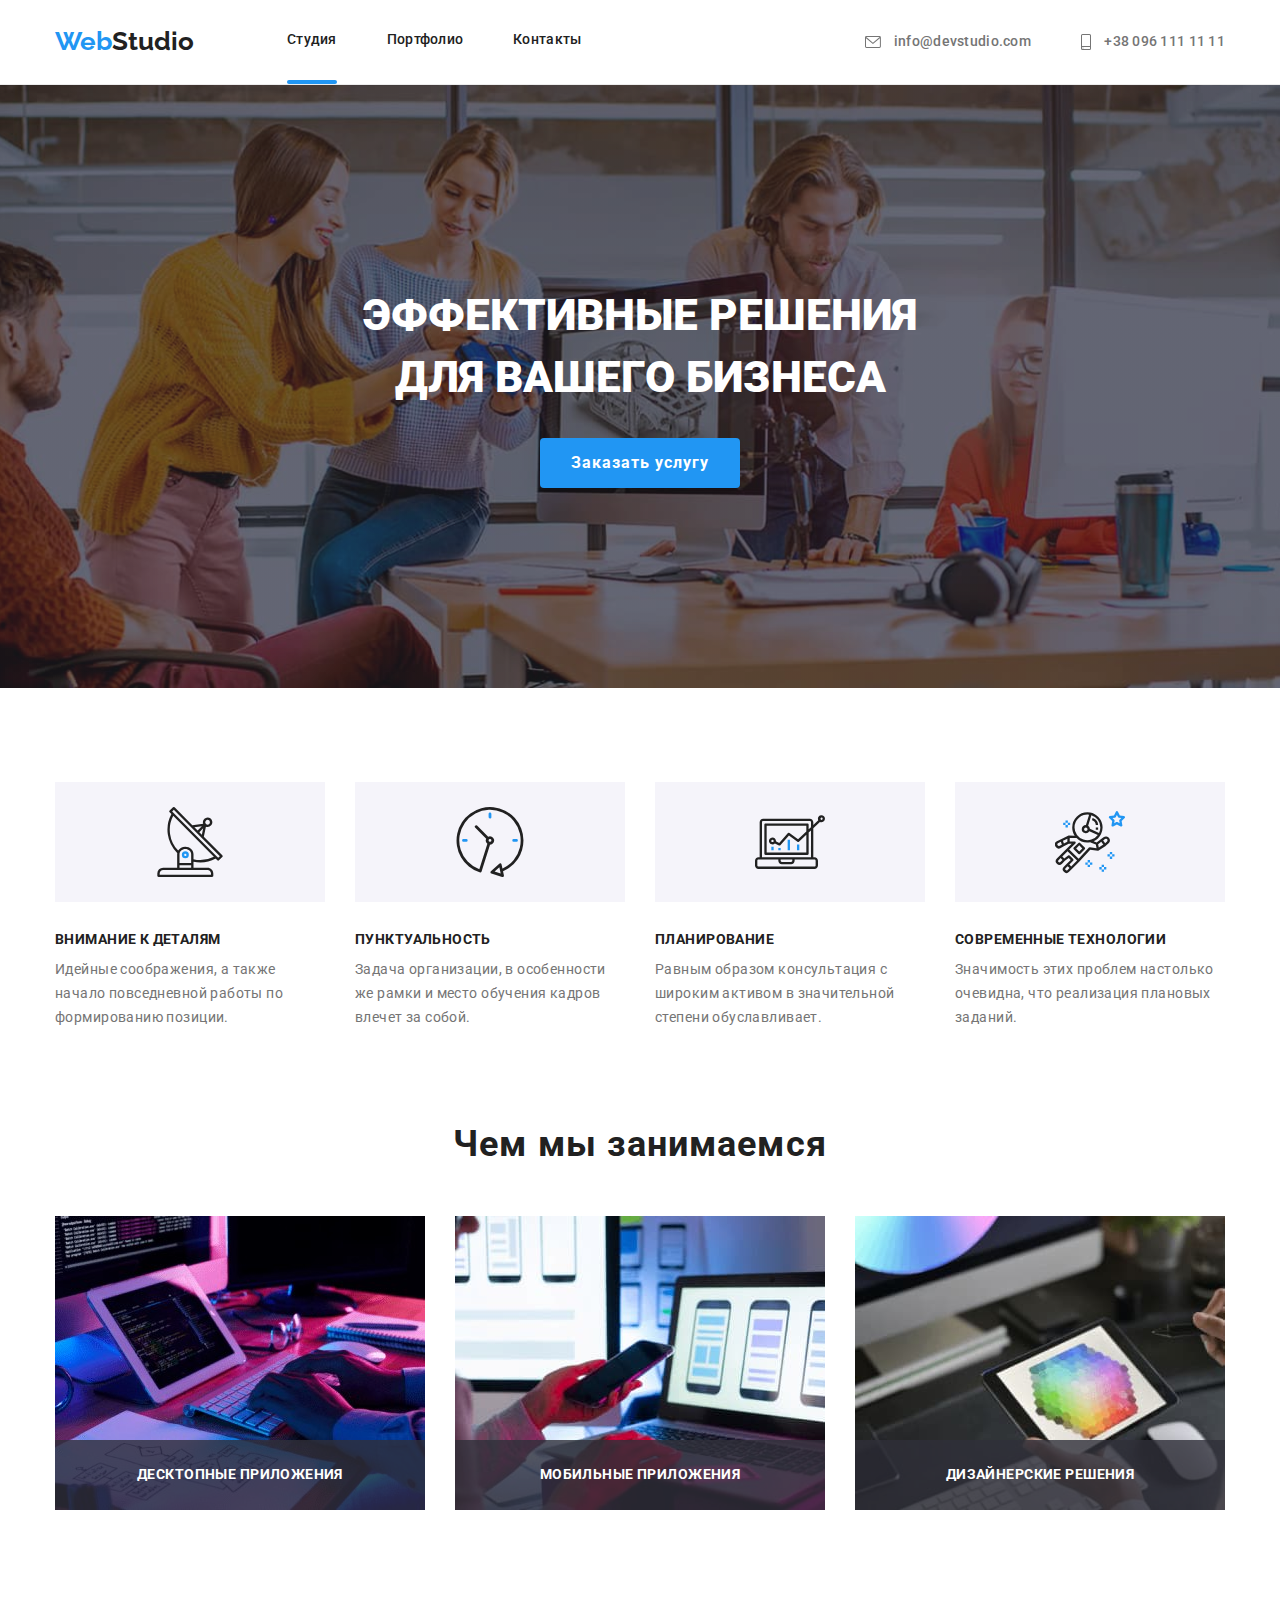
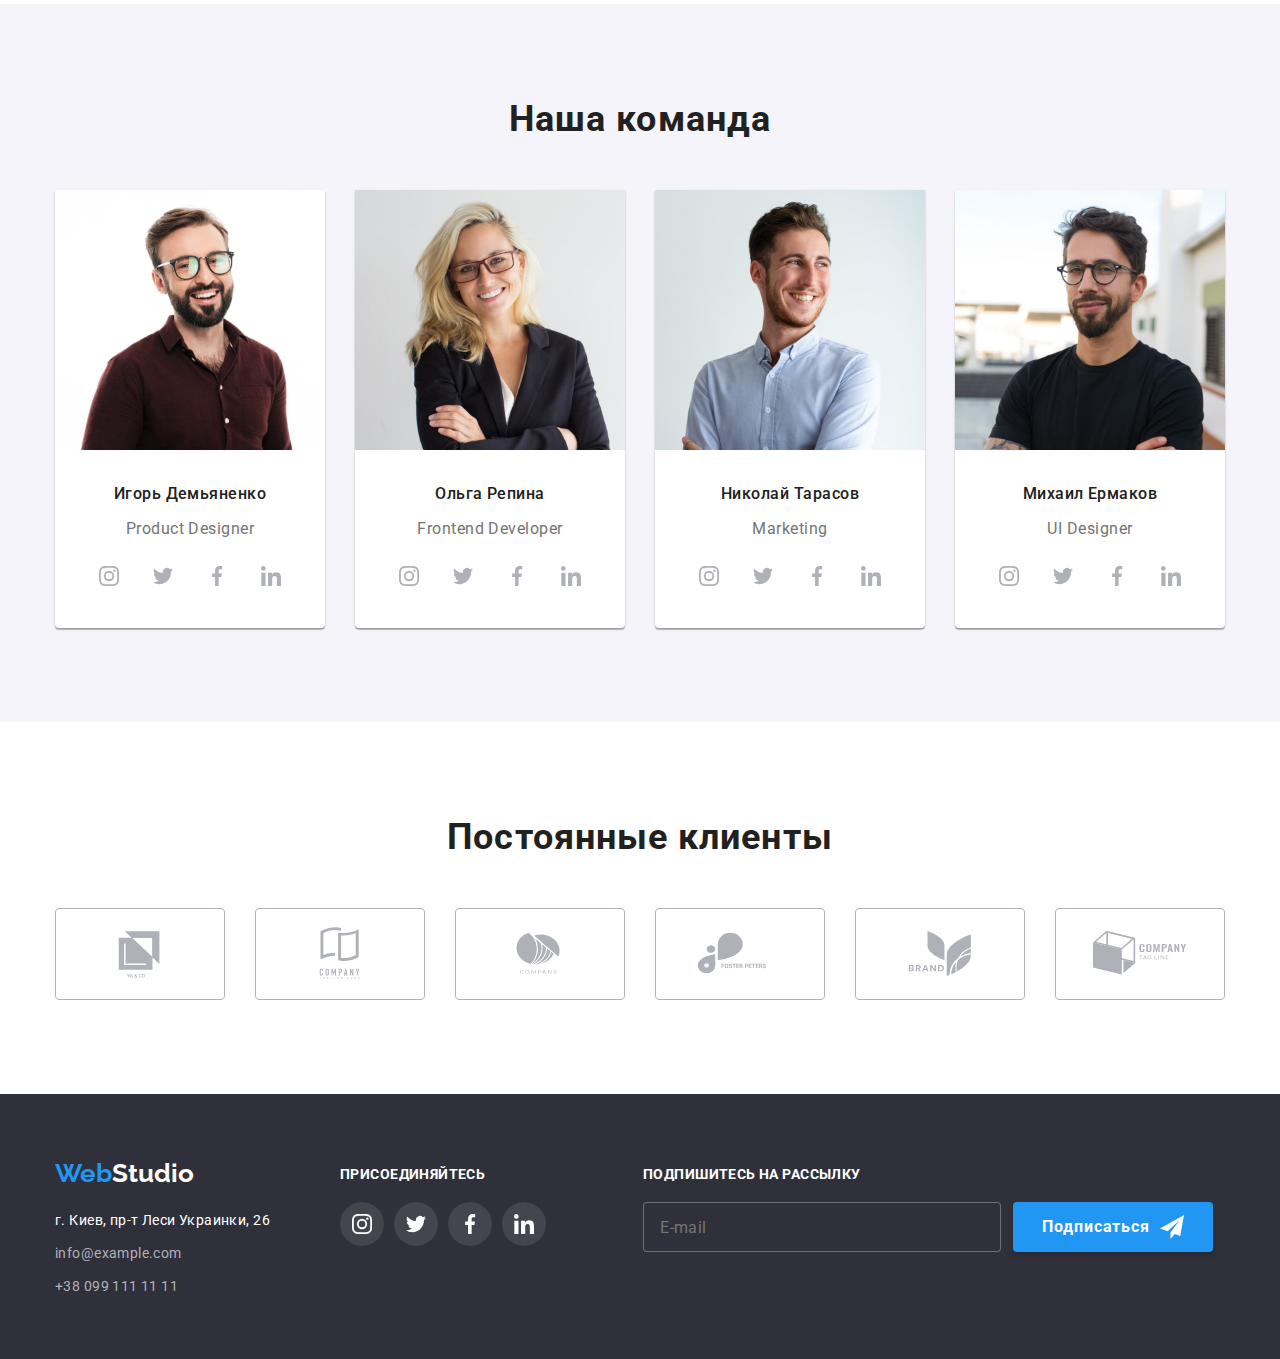
<file: index.html>
<!DOCTYPE html>
<html lang="ru">
  <head>
    <meta charset="UTF-8" />
    <meta http-equiv="X-UA-Compatible" content="IE=edge" />
    <meta name="viewport" content="width=device-width, initial-scale=1.0" />
    <title>web studio</title>
    <link rel="preconnect" href="https://fonts.googleapis.com" />
    <link rel="preconnect" href="https://fonts.gstatic.com" crossorigin />
    <link
      href="https://fonts.googleapis.com/css2?family=Raleway:wght@700&family=Roboto:wght@400;500;700;900&display=swap"
      rel="stylesheet"
    />
    <link
      rel="stylesheet"
      href="https://cdnjs.cloudflare.com/ajax/libs/modern-normalize/1.1.0/modern-normalize.min.css"
    />
    <link rel="stylesheet" href="./css/main.min.css"/>
  </head>
  <body>
    <header class="header">
      <div class="container">
        <nav class="header__nav">
          <div class="logo">
            <a href="#" class="logo__link">
            <span class="logo__text">Web</span>Studio
            </a> 
          </div>
          <ul class="header__nav-list">
            <li class="header__item header__item--active"><a href="#" class="header__link">Студия</a></li>
            <li class="header__item"><a href="./portfolio.html" class="header__link">Портфолио </a></li>
            <li class="header__item"><a href="#" class="header__link">Контакты </a></li>
          </ul>
          <ul class="header__auth-list">
            <li class="header__auth-item">
              <a href="mailto:info@devstudio.com" class="header__auth-link">
                <svg class="header__icon" width="16px" height="12px">
                <use href="./images/symbol-defs.svg#icon-envelope"></use>
                </svg>
                info@devstudio.com
              </a>
            </li>
            <li class="header__auth-item">
              <a href="#" class="header__auth-link">
                <svg class="header__icon" width="10px" height="16px">
                <use href="./images/symbol-defs.svg#icon-smartphone"></use>
                </svg>
                 +38 096 111 11 11
              </a>
            </li>
          </ul>
        </nav>
      </div>
    </header>
    <main>
      <section class="hero hero__overlay">
        <div class="container">
          <h1 class="hero__title hero-text">
            Эффективные решения <br />
            для вашего бизнеса
          </h1>
          <button type="button" class="button hero__button " data-modal-open>Заказать услугу</button>
        </div>
      </section>
      <section class="features">
        <div class="container">
          <ul class="features__list">
            <li class="features__item">
              <div class="features__icon">
                  <svg width="70" height="70">
                      <use href="./images/symbol-defs.svg#icon-antenna-1"></use>
                  </svg>
              </div>
              <h2 class="features__title">Внимание к деталям</h2>
              <p class="features__text">
                Идейные соображения, а также начало повседневной работы по формированию позиции.
              </p>
            </li>
            <li class="features__item">
              <div class="features__icon">
                   <svg width="70" height="70">
                      <use href="./images/symbol-defs.svg#icon-clock-1"></use>
                  </svg>
              </div>
              <h3 class="features__title">Пунктуальность</h3>
              <p class="features__text">
                Задача организации, в особенности же рамки и место обучения кадров влечет за собой.
              </p>
            </li>
            <li class="features__item">
              <div class="features__icon">
                   <svg width="70" height="70">
                      <use href="./images/symbol-defs.svg#icon-diagram-1"></use>
                  </svg>
              </div>
              <h3 class="features__title">Планирование</h3>
              <p class="features__text">
                Равным образом консультация с широким активом в значительной степени обуславливает.
              </p>
            </li>
            <li class="features__item">
              <div class="features__icon">
                   <svg width="70" height="70">
                      <use href="./images/symbol-defs.svg#icon-astronaut-1"></use>
                  </svg>
              </div>
              <h3 class="features__title">Современные технологии</h3>
              <p class="features__text">
                Значимость этих проблем настолько очевидна, что реализация плановых заданий.
              </p>
            </li>
          </ul>
        </div>
      </section>
      <section class="description">
        <div class="container">
          <h2 class="title">Чем мы занимаемся</h2>
          <ul class="description__list">
            <li class="description__item description__position">
              <img src="./images/img1.jpg" width="370" alt="Планшет и клавиатура" />
              <div class="description__name">
                <p class="description__text">Десктопные приложения</p>
              </div>
            </li>
            <li class="description__item  description__position">
              <img src="./images/img2.jpg" width="370" alt="Ноутбук и смартфон" />
               <div class="description__name">
                <p class="description__text">Мобильные приложения</p>
              </div>
            </li>
            <li class="description__item   description__position">
              <img src="./images/img3.jpg" width="370" alt="Планшет" />
               <div class="description__name">
                <p class="description__text">Дизайнерские решения</p>
              </div>
            </li>
          </ul>
        </div>
      </section>
      <section class="team">
        <div class="container">
          <h2 class="title">Наша команда</h2>
          <ul class="team__list">
            <li class="team__item">
              <img src="./images/team-card-1.jpg" width="270" alt="Игорь Демьяненко" />
              <div class="team__field">
                <h3 class="team__name">Игорь Демьяненко</h3>
                <p class="team__text">Product Designer</p>
                  <ul class="social team-social">
                    <li class="social__item">
                    <a href="#" class="social__link">
                       <svg  class="social__icon">
                           <use href="./images/symbol-defs.svg#icon-instagram-2"></use>
                       </svg>   
                    </a>
                    </li>
                    <li class="social__item">
                       <a href="#" class="social__link">
                       <svg  class="social__icon">
                           <use href="./images/symbol-defs.svg#icon-twitter-1"></use>
                       </svg>   
                    </a>
                    </li>
                    <li class="social__item">
                          <a href="#" class="social__link">
                       <svg  class="social__icon">
                           <use href="./images/symbol-defs.svg#icon-facebook-1"></use>
                       </svg>   
                    </a>
                    </li>
                    <li class="social__item">
                         <a href="#" class="social__link">
                       <svg  class="social__icon">
                           <use href="./images/symbol-defs.svg#icon-linkedin-1"></use>
                       </svg>   
                    </a>
                    </li>
                  </ul>
              </div>
            </li>
            <li class="team__item">
              <img src="./images/team-card-2.jpg" width="270" alt="Ольга Репина" />
              <div class="team__field">
                <h3 class="team__name">Ольга Репина</h3>
                <p class="team__text">Frontend Developer</p>
              <ul class="social team-social">
                    <li class="social__item">
                    <a href="#" class="social__link">
                       <svg  class="social__icon">
                           <use href="./images/symbol-defs.svg#icon-instagram-2"></use>
                       </svg>   
                    </a>
                    </li>
                    <li class="social__item">
                       <a href="#" class="social__link">
                       <svg  class="social__icon">
                           <use href="./images/symbol-defs.svg#icon-twitter-1"></use>
                       </svg>   
                    </a>
                    </li>
                    <li class="social__item">
                          <a href="#" class="social__link">
                       <svg  class="social__icon">
                           <use href="./images/symbol-defs.svg#icon-facebook-1"></use>
                       </svg>   
                    </a>
                    </li>
                    <li class="social__item">
                         <a href="#" class="social__link">
                       <svg  class="social__icon">
                           <use href="./images/symbol-defs.svg#icon-linkedin-1"></use>
                       </svg>   
                    </a>
                    </li>
                  </ul>
              </div>
            </li>
            <li class="team__item">
              <img src="./images/team-card-3.jpg" width="270" alt="Николай Тарасов" />
            <div class="team__field">
                <h3 class="team__name">Николай Тарасов</h3>
                <p class="team__text">Marketing</p>
                 <ul class="social team-social">
                    <li class="social__item">
                    <a href="#" class="social__link">
                       <svg  class="social__icon">
                           <use href="./images/symbol-defs.svg#icon-instagram-2"></use>
                       </svg>   
                    </a>
                    </li>
                    <li class="social__item">
                       <a href="#" class="social__link">
                       <svg  class="social__icon">
                           <use href="./images/symbol-defs.svg#icon-twitter-1"></use>
                       </svg>   
                    </a>
                    </li>
                    <li class="social__item">
                          <a href="#" class="social__link">
                       <svg  class="social__icon">
                           <use href="./images/symbol-defs.svg#icon-facebook-1"></use>
                       </svg>   
                    </a>
                    </li>
                    <li class="social__item">
                         <a href="#" class="social__link">
                       <svg  class="social__icon">
                           <use href="./images/symbol-defs.svg#icon-linkedin-1"></use>
                       </svg>   
                    </a>
                    </li>
                  </ul>
            </div>
            <li class="team__item">
              <img src="./images/team-card-4.jpg" width="270" alt="Михаил Ермаков" />
              <div class="team__field">
                <h3 class="team__name">Михаил Ермаков</h3>
                <p class="team__text">UI Designer</p>
              <ul class="social team-social">
                    <li class="social__item">
                    <a href="#" class="social__link">
                       <svg  class="social__icon">
                           <use href="./images/symbol-defs.svg#icon-instagram-2"></use>
                       </svg>   
                    </a>
                    </li>
                    <li class="social__item">
                       <a href="#" class="social__link">
                       <svg  class="social__icon">
                           <use href="./images/symbol-defs.svg#icon-twitter-1"></use>
                       </svg>   
                    </a>
                    </li>
                    <li class="social__item">
                          <a href="#" class="social__link">
                       <svg  class="social__icon">
                           <use href="./images/symbol-defs.svg#icon-facebook-1"></use>
                       </svg>   
                    </a>
                    </li>
                    <li class="social__item">
                         <a href="#" class="social__link">
                       <svg  class="social__icon">
                           <use href="./images/symbol-defs.svg#icon-linkedin-1"></use>
                       </svg>   
                    </a>
                    </li>
                  </ul>
              </div>
            </li>
          </ul>
        </div>
      </section>
      <section class="client">
        <div class="container">
          <h2 class="title">Постоянные клиенты</h2>
          <ul class="client__list">
            <li class="client__item">
              <a href="#" class="client__link">
                 <svg class="client__logo">
                     <use href="./images/symbol-defs.svg#icon-client-1"></use>
                 </svg> 
            </a>
            </li>
            <li class="client__item">
                <a href="#" class="client__link">
                 <svg class="client__logo">
                     <use href="./images/symbol-defs.svg#icon-client-2"></use>
                 </svg> 
            </a>
            </li>
            <li class="client__item">
                <a href="#" class="client__link">
                 <svg class="client__logo">
                     <use href="./images/symbol-defs.svg#icon-client-3"></use>
                 </svg> 
            </a>
            </li>
            <li class="client__item">
               <a href="#" class="client__link">
                 <svg class="client__logo">
                     <use href="./images/symbol-defs.svg#icon-client-4"></use>
                 </svg> 
            </a>
            </li>
            <li class="client__item">
                <a href="#" class="client__link">
                 <svg class="client__logo">
                     <use href="./images/symbol-defs.svg#icon-client-5"></use>
                 </svg> 
            </a>
            </li>
            <li class="client__item">
                 <a href="#" class="client__link">
                 <svg class="client__logo">
                     <use href="./images/symbol-defs.svg#icon-client-6"></use>
                 </svg> 
            </a>
            </li>
          </ul>
        </div>
      </section>
    </main>
    <footer class="footer">
      <div class="container footer__container">
        <div class="contact-block">
          <div class="logo footer__logo">
            <a href="#" class="logo__link footer__logo">
           <span class="logo__text">Web</span>Studio
           </a> 
          </div>
          <address class="address">
            <ul class="address__list">
              <li class="address__item">
                <a href="#" class="address__link address__link--color ">г. Киев, пр-т Леси Украинки, 26  
                </a>
              </li>
              <li class="address__item">
                <a href="#" class="address__link">info@example.com</a><br />
              </li>
              <li class="address__item">
                <a href="#" class="address__link">+38 099 111 11 11</a>
              </li>
            </ul>
          </address>
        </div>
        <div class="footer__social">
          <h3 class="footer__title">Присоединяйтесь</h3>
          <ul class="social">
            <li class="social__item  social__item--bgcolor">
              <a href="#" class="social__link">
                       <svg  class="social__icon social__icon--fill">
                           <use href="./images/symbol-defs.svg#icon-instagram-2"></use>
                       </svg>   
                </a>
            </li>
            <li class="social__item social__item--bgcolor">
                <a href="#" class="social__link">
                       <svg  class="social__icon social__icon--fill">
                           <use href="./images/symbol-defs.svg#icon-twitter-1"></use>
                       </svg>   
                </a>
            </li>
            <li class="social__item social__item--bgcolor">
                <a href="#" class="social__link">
                       <svg  class="social__icon social__icon--fill">
                           <use href="./images/symbol-defs.svg#icon-facebook-1"></use>
                       </svg>   
                </a>
            </li>
            <li class="social__item social__item--bgcolor">
                <a href="#" class="social__link">
                       <svg  class="social__icon social__icon--fill">
                           <use href="./images/symbol-defs.svg#icon-linkedin-1"></use>
                       </svg>   
                </a>
            </li>
          </ul>
        </div>
        <form  name="Subscription" class="form">
            <h3 class="footer__title">Подпишитесь на рассылку</h3>
            <div class="form__field">
               <label for="email">
                 <input type="email" name="subscription" id="email" placeholder="E-mail" class="form__input" >
               </label >
              <button  type="submit" class="button">Подписаться
                <svg class="button__icon" width="24" height="24">
                  <use href="./images/symbol-defs-hw-6.svg#icon-icon-send-1"></use>
                </svg>
              </button>
            </div>
        </form>
      </div>
    </footer>
    <div class="backdrop is-hidden" data-modal>
      <div class="modal backdrop__modal">
         <form name="modal" autocomplete="off">
          <h3 class="modal__title">Оставьте свои данные, мы вам перезвоним</h3>
          <ul class="modal__list">
            <li class="modal__item">
              <label for="name" class="modal__label modal__text"> Имя
                <input type="text" id="name" class="modal__input">
                 <svg class="modal__icon"> 
                  <use href="./images/symbol-defs-hw-6.svg#icon-person-black-18dp-1"></use>
                </svg>
              </label>
            </li>
            <li class="modal__item">
               <label for="tel" class="modal__label modal__text">Телефон
                <input type="tel" id="tel" class="modal__input">
                 <svg class="modal__icon"> 
                  <use href="./images/symbol-defs-hw-6.svg#icon-phone-black-18dp-1"></use>
                </svg>
              </label>
            </li>
            <li class="modal__item">
               <label for="mail" class="modal__label modal__text">Почта
                <input type="email" id="mail" class="modal__input">
                <svg class="modal__icon"> 
                  <use href="./images/symbol-defs-hw-6.svg#icon-email-black-18dp-1"></use>
                </svg>
              </label>
            </li>
            <li class="modal__item">
               <label for="comments" class="modal__label modal__text">Комментарий
                <textarea id="comments" class="modal__input modal__textarea" placeholder="Введите текст"></textarea>
              </label>
            </li>
          </ul>
             <label class="modal__agree"  >
              <input type="checkbox" class="modal__checkbox" name="topic" value="agreement">
              <span class="modal__checkbox-icon"></span>
              <span  class="modal__agree-title">Соглашаюсь с рассылкой и принимаю <span class="modal__span">Условия дoговора</span></span>
          </label> 
          <button type="submit" class="button modal-button">Отправить</button>
        </form> 
        <button type="button" class="modal__close" data-modal-close>
         <svg class="modal__close-icon">
            <use href="./images/symbol-defs-1.svg#icon-close-black-18dp-2-1"></use>
          </svg>
        </button>
      </div>
    </div>
    <script src="./js/modal.js">
    </script>
  </body>
</html>
</file>
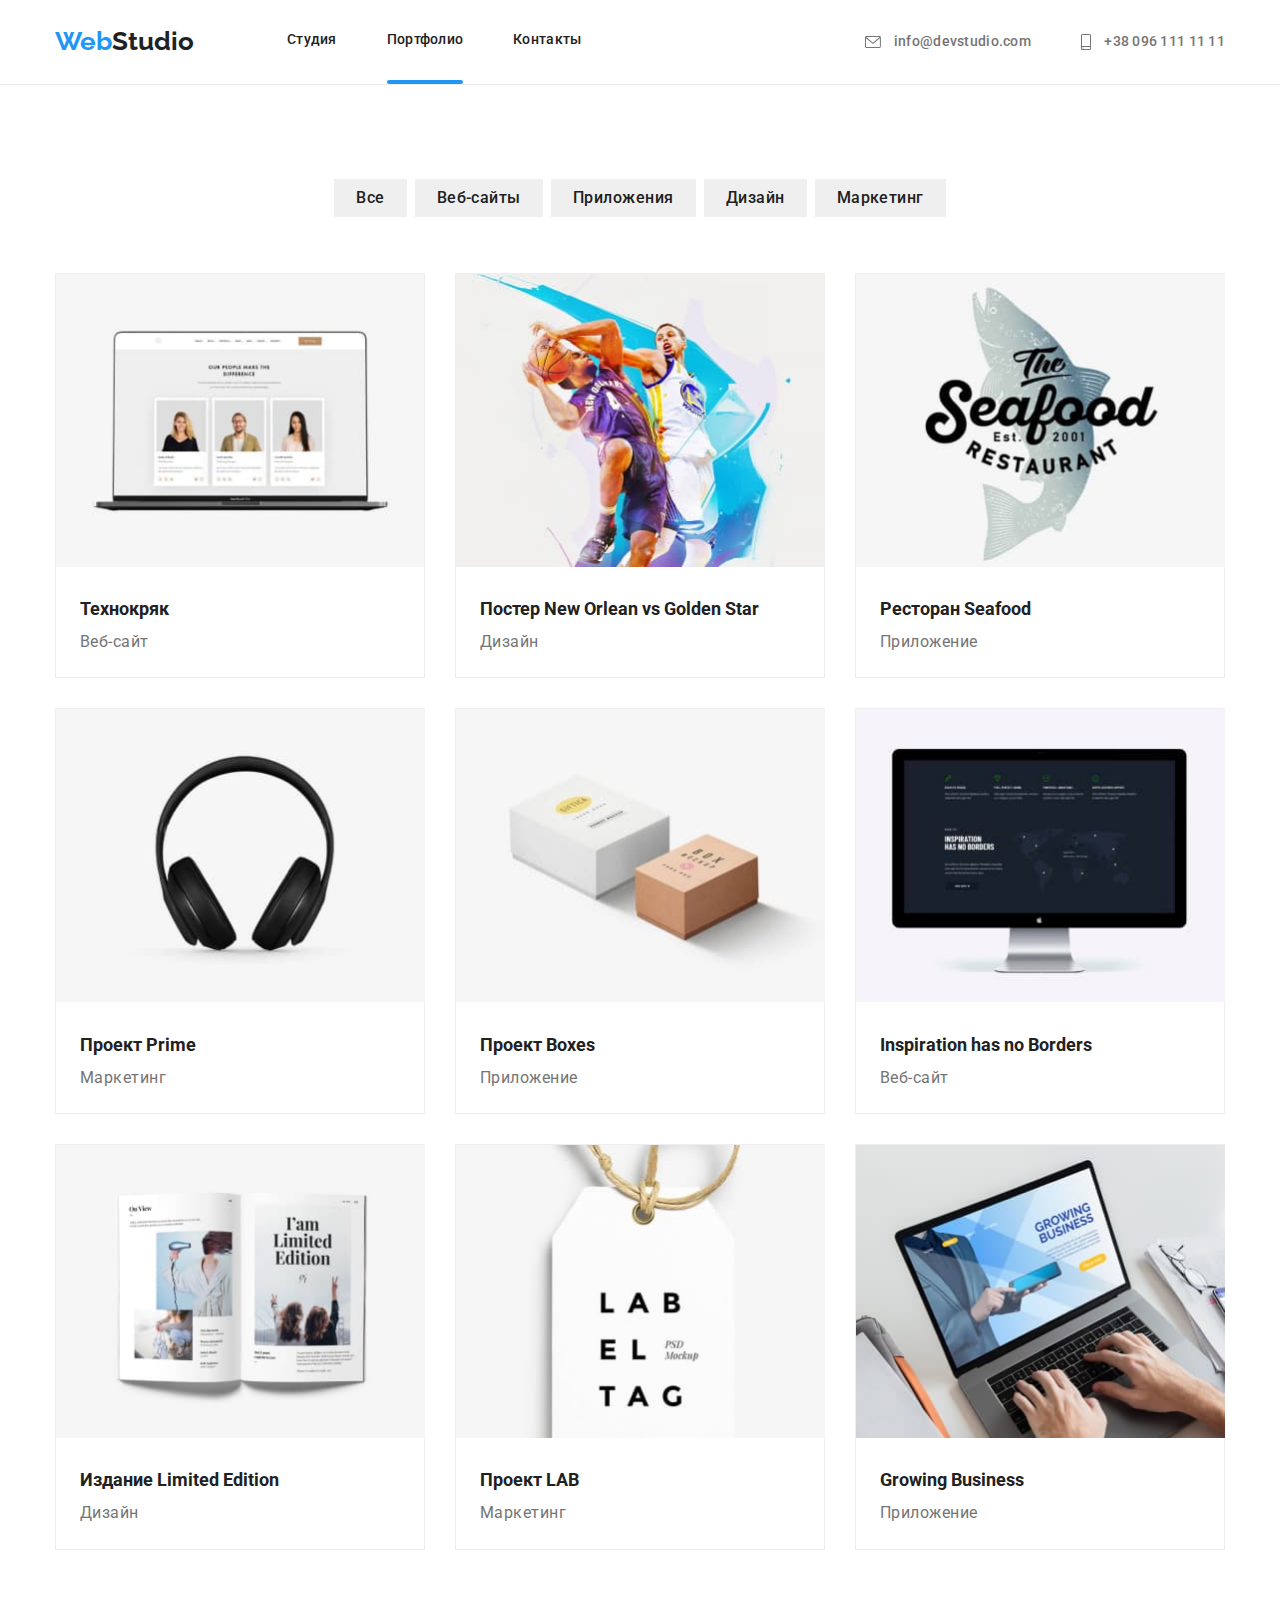
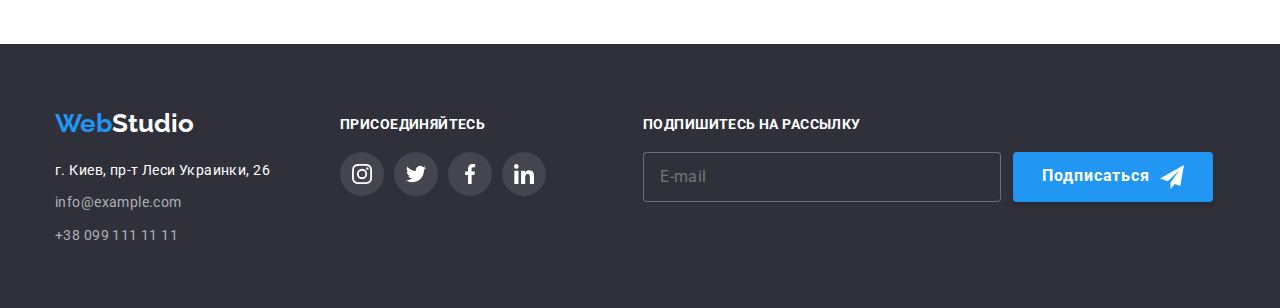
<file: portfolio.html>
<!DOCTYPE html>
<html lang="ru">
<head>
    <meta charset="UTF-8"/>
    <meta http-equiv="X-UA-Compatible" content="IE=edge"/>
    <meta name="viewport" content="width=device-width, initial-scale=1.0"/>
    <title>Portfolio</title>
    <link rel="preconnect" href="https://fonts.googleapis.com"/>
    <link rel="preconnect" href="https://fonts.gstatic.com" crossorigin/>
    <link href="https://fonts.googleapis.com/css2?family=Raleway:wght@700&family=Roboto:wght@400;500;700;900&display=swap"
        rel="stylesheet"/>
    <link rel="stylesheet" href="https://cdnjs.cloudflare.com/ajax/libs/modern-normalize/1.1.0/modern-normalize.min.css"/>    
    <link rel="stylesheet" href="./css/main.min.css"/>
</head>
<body>
  <header class="header">
      <div class="container">
        <nav class="header__nav">
          <div class="logo">
            <a href="./index.html" class="logo__link">
           <span class="logo__text">Web</span>Studio
           </a> 
          </div>
          <ul class="header__nav-list">
            <li class="header__item"><a href="./index.html" class="header__link">Студия</a></li>
            <li class="header__item header__item--active"><a href="./portfolio.html" class="header__link">Портфолио </a></li>
            <li class="header__item"><a href="#" class="header__link">Контакты </a></li>
          </ul>
          <ul class="header__auth-list">
            <li class="header__auth-item">
              <a href="mailto:info@devstudio.com" class="header__auth-link">
                <svg class="header__icon" width="16px" height="12px">
                <use href="./images/symbol-defs.svg#icon-envelope"></use>
                </svg>
                info@devstudio.com
              </a>
            </li>
            <li class="header__auth-item">
              <a href="#" class="header__auth-link">
                <svg class="header__icon" width="10px" height="16px">
                <use href="./images/symbol-defs.svg#icon-smartphone"></use>
                </svg>
                 +38 096 111 11 11
              </a>
            </li>
          </ul>
        </nav>
      </div>
    </header>
    <main> 
        <section class="portfolio">
            <div class="container">
                    <ul class="filter portfolio__filter">
                        <li class="filter__item">
                            <button type="button" class="filter__button  filter__text">Всe</button>
                        </li>
                        <li class="filter__item">
                            <button type="button" class="filter__button  filter__text">Веб-сайты</button>
                        </li>
                        <li class="filter__item">
                            <button type="button" class="filter__button  filter__text">Приложения</button>
                        </li>
                        <li class="filter__item">
                            <button type="button" class="filter__button  filter__text">Дизайн</button>
                        </li>
                        <li class="filter__item">
                            <button type="button" class="filter__button  filter__text">Маркетинг</button>
                        </li>
                    </ul>
                    <ul class="card">
                        <li class="card__item">
                                 <a href="#" class="card__link">
                                   <div class="card__overlay">
                                      <img src="./images/techno.jpg" width="369" alt="Технокряк">
                                         <div class="card__thumb">
                                            <div class="card__text-thumb">
                                            <p class="card__animation-text"> Ресурс предлагает комплексные предложения с разным уровнем функционала и сервисов. Все это позволит посетителю получить исчерпывающие сведения о компании или частном лице.</p>
                                            </div>
                                         </div>
                                   </div>
                                    <div class="card__field">
                                    <h2 class="card__title">Технокряк</h2>
                                    <p class="card__text">Веб-сайт</p>
                                    </div>
                                </a>
                        </li>
                        <li class="card__item">
                            <a href="#" class="card__link">
                                <img src="./images/poster.jpg" width="369" alt="Постер">
                                <div class="card__field">
                                    <h2 class="card__title">Постер New Orlean vs Golden Star</h2>
                                    <p class="card__text">Дизайн</p>
                                </div>
                            </a>
                        </li>
                        <li class="card__item">
                            <a href="#" class="card__link">
                                <img src="./images/restoran.jpg" width="369" alt="Ресторан">
                                <div class="card__field">
                                   <h2 class="card__title">Ресторан Seafood</h2>
                                   <p class="card__text">Приложение</p>
                                </div>
                            </a>
                        </li>
                        <li class="card__item">
                            <a href="#" class="card__link">
                                <img src="./images/headphones.jpg" width="369" alt="Наушники">
                                <div class="card__field">
                                    <h2 class="card__title">Проект Prime</h2>
                                    <p class="card__text">Маркетинг</p>
                                </div>
                            </a>
                        </li>
                        <li class="card__item">
                            <a href="#" class="card__link">
                                <img src="./images/boxes.jpg" width="369" alt="Коробки">
                                <div class="card__field">
                                    <h2 class="card__title">Проект Boxes</h2>
                                    <p class="card__text">Приложение</p>
                                </div>
                            </a>
                        </li>
                        <li class="card__item">
                            <a href="#" class="card__link">
                                <img src="./images/monitor.jpg" width="369" alt="Монитор">
                                <div class="card__field">
                                    <h2 class="card__title">Inspiration has no Borders</h2>
                                    <p class="card__text">Веб-сайт</p>
                                </div>
                            </a>
                        </li>
                        <li class="card__item">
                            <a href="#" class="card__link">
                                <img src="./images/magazine.jpg" width="369" alt="Журнал">
                                <div class="card__field">
                                    <h2 class="card__title">Издание Limited Edition</h2>
                                    <p class="card__text">Дизайн</p>
                                </div>
                            </a>
                        </li>
                        <li class="card__item">
                            <a href="#" class="card__link">
                                <img src="./images/notice.jpg" width="369" alt="Заметка">
                                <div class="card__field">
                                    <h2 class="card__title">Проект LAB</h2>
                                    <p class="card__text">Маркетинг</p>
                                </div>
                            </a>
                        </li>
                        <li class="card__item">
                            <a href="#" class="card__link">
                                <img src="./images/notebook.jpg" width="369" alt="Ноутбук">
                                <div class="card__field">
                                    <h2 class="card__title">Growing Business</h2>
                                    <p class="card__text">Приложение</p>
                                </div>
                            </a>
                        </li>
                    </ul>
            </div> 
        </section>
    </main>
  <footer class="footer">
      <div class="container footer__container">
        <div class="contact-block">
          <div class="logo footer__logo">
            <a href="#" class="logo__link footer__logo">
           <span class="logo__text">Web</span>Studio
           </a> 
          </div>
          <address class="address">
            <ul class=" address__list">
              <li class="address__item">
                <a href="#" class="address__link address__link--color ">г. Киев, пр-т Леси Украинки, 26  
                </a>
              </li>
              <li class="address__item">
                <a href="#" class="address__link">info@example.com</a><br />
              </li>
              <li class="address__item">
                <a href="#" class="address__link">+38 099 111 11 11</a>
              </li>
            </ul>
          </address>
        </div>
        <div class="footer__social">
          <h3 class="footer__title">Присоединяйтесь</h3>
          <ul class="social">
            <li class="social__item  social__item--bgcolor">
              <a href="#" class="social__link">
                       <svg  class="social__icon social__icon--fill">
                           <use href="./images/symbol-defs.svg#icon-instagram-2"></use>
                       </svg>   
                </a>
            </li>
            <li class="social__item social__item--bgcolor">
                <a href="#" class="social__link">
                       <svg  class="social__icon social__icon--fill">
                           <use href="./images/symbol-defs.svg#icon-twitter-1"></use>
                       </svg>   
                </a>
            </li>
            <li class="social__item social__item--bgcolor">
                <a href="#" class="social__link">
                       <svg  class="social__icon social__icon--fill">
                           <use href="./images/symbol-defs.svg#icon-facebook-1"></use>
                       </svg>   
                </a>
            </li>
            <li class="social__item social__item--bgcolor">
                <a href="#" class="social__link">
                       <svg  class="social__icon social__icon--fill">
                           <use href="./images/symbol-defs.svg#icon-linkedin-1"></use>
                       </svg>   
                </a>
            </li>
          </ul>
        </div>
      <form  name="Subscription" class="form">
            <h3 class="footer__title">Подпишитесь на рассылку</h3>
            <div class="form__field">
               <label for="email">
                 <input type="email" name="subscription" id="email" placeholder="E-mail" class="form__input" >
               </label >
              <button  type="submit" class="button">Подписаться
                <svg class="button__icon" width="24" height="24">
                  <use href="./images/symbol-defs-hw-6.svg#icon-icon-send-1"></use>
                </svg>
              </button>
            </div>
        </form>
      </div>
    </footer>
</body>
</html>
</file>
<file: css/main.min.css>
.hero__title,.title,.features__title,.card__title,.team__name,.footer__title,.modal__title,.features__text,.description__text,.card__animation-text,.card__text,.header__nav-list,.header__auth-list,.features__list,.description__list,.team__list,.social,.client__list,.address__list,.modal__list,.filter,.card{margin:0;padding:0;border:none}.header__nav-list,.header__auth-list,.features__list,.description__list,.team__list,.social,.client__list,.address__list,.modal__list,.filter,.card{margin:0;padding:0;border:none;list-style:none}.header__link,.header__auth-link,.logo__link,.social__link,.client__link,.address__link,.card__link{margin:0;padding:0;border:none;text-decoration:none}body{background-color:#FFFFFF;font-family:'Roboto', sans-serif;margin:0}.container{width:1200px;margin:0 auto;padding-left:15px;padding-right:15px}.title{font-weight:700;font-size:36px;line-height:1.17;text-align:center;letter-spacing:0.03em;color:#212121}.button,.features__icon,.team__list,.social__link,.client__link,.modal__agree,.modal__close{display:-webkit-box;display:-ms-flexbox;display:flex;-webkit-box-pack:center;-ms-flex-pack:center;justify-content:center;-webkit-box-align:center;-ms-flex-align:center;align-items:center}.header{border-bottom:1px solid #ececec}.header__nav{display:-webkit-box;display:-ms-flexbox;display:flex;-webkit-box-align:center;-ms-flex-align:center;align-items:center}.header__nav-list{display:-webkit-box;display:-ms-flexbox;display:flex;margin-left:93px}.header__item:not(:last-child){margin-right:50px}.header__link{display:block;padding-top:32px;padding-bottom:32px;font-weight:500;font-size:14px;line-height:1.14;letter-spacing:0.02em;color:#212121;-webkit-transition:color 250ms cubic-bezier(0.4, 0, 0.2, 1);transition:color 250ms cubic-bezier(0.4, 0, 0.2, 1)}.header__link:hover,.header__link:focus{color:#2196F3}.header__item--active::after{content:"";display:block;width:100%;height:4px;background-color:#2196F3;border-radius:2px}.header__auth-list{display:-webkit-box;display:-ms-flexbox;display:flex;margin-left:auto}.header__auth-item:not(:last-child){margin-right:50px}.header__icon{fill:#757575;vertical-align:middle;margin-right:10px}.header__auth-link:hover .header__icon,.header__auth-link:focus .header__icon{fill:#2196F3}.header__auth-link{display:block;padding-top:32px;padding-bottom:32px;font-weight:500;font-size:14px;line-height:1.14;letter-spacing:0.02em;color:#757575;-webkit-transition:color 250ms cubic-bezier(0.4, 0, 0.2, 1);transition:color 250ms cubic-bezier(0.4, 0, 0.2, 1)}.header__auth-link:hover,.header__auth-link:focus{color:#2196F3}.logo{display:inline-block;font-family:'Raleway', sans-serif;font-weight:700;font-size:26px;line-height:1.2}.logo__text{color:#2196F3}.logo__link{padding-bottom:25px;padding-top:24px;color:#212121;-webkit-transition:color 250ms cubic-bezier(0.4, 0, 0.2, 1);transition:color 250ms cubic-bezier(0.4, 0, 0.2, 1)}.logo__link:hover,.logo__link:focus{color:#2196F3}.hero{padding-top:200px;padding-bottom:200px;background-color:#2F303A}.hero__overlay{max-width:1600px;margin-left:auto;margin-right:auto;background-image:-webkit-gradient(linear, left top, right top, from(rgba(47,48,58,0.4)), to(rgba(47,48,58,0.4))),url(../images/hero.jpg);background-image:linear-gradient(to right, rgba(47,48,58,0.4), rgba(47,48,58,0.4)),url(../images/hero.jpg);background-position:center;background-size:cover}.hero__title{margin-bottom:30px;font-weight:900;font-size:44px;line-height:1.4;color:#fff;text-transform:uppercase;text-align:center}.button{width:200px;height:50px;background-color:#2196F3;border:none;-webkit-box-shadow:0px 4px 4px rgba(0,0,0,0.15);box-shadow:0px 4px 4px rgba(0,0,0,0.15);border-radius:4px;font-family:inherit;font-weight:700;font-size:16px;line-height:1.9;letter-spacing:0.06em;color:#fff;cursor:pointer;-webkit-transition:background-color 250ms cubic-bezier(0.4, 0, 0.2, 1);transition:background-color 250ms cubic-bezier(0.4, 0, 0.2, 1)}.button:hover{background-color:#188ce8}.hero__button{margin:0 auto}.features{padding-top:94px}.features__list{display:-webkit-box;display:-ms-flexbox;display:flex}.features__item{width:270px}.features__item:not(:last-child){margin-right:30px}.features__icon{width:270px;height:120px;background-color:#F5F4FA;margin-bottom:30px}.features__title{margin-bottom:10px;font-weight:700;font-size:14px;line-height:1.14;letter-spacing:0.03em;color:#212121;text-transform:uppercase}.features__text{font-size:14px;line-height:1.7;letter-spacing:0.03em;color:#757575}.description{padding-top:94px;padding-bottom:94px}.description__list{display:-webkit-box;display:-ms-flexbox;display:flex;-webkit-box-pack:justify;-ms-flex-pack:justify;justify-content:space-between;margin-top:50px}.description__item{display:-webkit-box;display:-ms-flexbox;display:flex}.description__position{position:relative}.description__item:not(:last-child){margin-right:30px}.description__name{position:absolute;left:0;bottom:0;width:100%;height:70px;background-color:rgba(47,48,58,0.8)}.description__text{padding-top:27px;font-weight:bold;font-size:14px;line-height:1.14;text-align:center;text-transform:uppercase;letter-spacing:0.03em;color:#fff}.team{padding-top:94px;padding-bottom:94px;background-color:#F5F4FA;margin:0 auto}.team__list{margin-top:50px}.team__item{width:270px;background-color:#fff;-webkit-box-shadow:0px 1px 3px rgba(0,0,0,0.12),0px 1px 1px rgba(0,0,0,0.14),0px 2px 1px rgba(0,0,0,0.2);box-shadow:0px 1px 3px rgba(0,0,0,0.12),0px 1px 1px rgba(0,0,0,0.14),0px 2px 1px rgba(0,0,0,0.2);border-radius:0px 0px 4px 4px}.team__item:not(:last-child){margin-right:30px}.team__field{padding-top:30px;padding-bottom:30px}.team__name{margin-bottom:10px;font-weight:500;font-size:16px;line-height:1.19;text-align:center;letter-spacing:0.03em;color:#212121}.team__text{font-size:16px;line-height:1.19;text-align:center;letter-spacing:0.03em;color:#757575}.social{display:-webkit-box;display:-ms-flexbox;display:flex;width:206px;height:44px}.team-social{margin:0 auto;margin-top:16px}.social__item:not(:last-child){margin-right:10px}.social__link{width:44px;height:44px;border-radius:50%;-webkit-transition:background-color 250ms cubic-bezier(0.4, 0, 0.2, 1);transition:background-color 250ms cubic-bezier(0.4, 0, 0.2, 1)}.social__link:hover,.social__link:focus{background-color:#2196f3}.social__icon{fill:#AFB1B8;width:20px;height:20px;-webkit-transition:fill 250ms cubic-bezier(0.4, 0, 0.2, 1);transition:fill 250ms cubic-bezier(0.4, 0, 0.2, 1)}.social__item:hover .social__icon,.social__item:focus .social__icon{fill:#fff}.client{padding-top:94px;padding-bottom:94px}.client__list{display:-webkit-box;display:-ms-flexbox;display:flex;margin-top:50px}.client__item:not(:last-child){margin-right:30px}.client__link{width:170px;height:92px;color:#AFB1B8;border:1px solid #AFB1B8;border-radius:4px;-webkit-transition:color 250ms cubic-bezier(0.4, 0, 0.2, 1);transition:color 250ms cubic-bezier(0.4, 0, 0.2, 1)}.client__link:hover,.client__link:focus{border:1px solid #2196F3;color:#2196F3}.client__logo{width:106px;height:60px;fill:currentColor}.footer{padding-top:60px;padding-bottom:60px;background-color:#2F303A}.footer__container{display:-webkit-box;display:-ms-flexbox;display:flex}.footer__logo{height:31px;margin-top:4px;margin-bottom:20px;color:#fff}.footer__social{width:210px;margin-left:70px;padding-top:12px}.footer__title{font-weight:700;font-size:14px;line-height:1.143;letter-spacing:0.03em;text-transform:uppercase;margin-bottom:20px;color:#fff}.social__item--bgcolor{border-radius:50%;background-color:rgba(255,255,255,0.1);-webkit-transition:background-color 250ms cubic-bezier(0.4, 0, 0.2, 1);transition:background-color 250ms cubic-bezier(0.4, 0, 0.2, 1)}.social__icon--fill{fill:#fff}.address{font-style:normal}.address__item:not(:last-child){margin-bottom:9px}.address__link{font-size:14px;line-height:1.7;letter-spacing:0.03em;color:#AFB1B8;font-style:normal}.address__link--color{color:#fff}.form{width:570px;margin-top:12px;margin-left:93px}.form__input{width:358px;height:50px;border:1px solid rgba(255,255,255,0.3);border-radius:4px;padding-left:16px;margin-right:12px;font-weight:400;font-size:16px;line-height:1.25;letter-spacing:0.03em;background-color:#2F303A;color:#fff;-webkit-transition:border-color 250ms cubic-bezier(0.4, 0, 0.2, 1);transition:border-color 250ms cubic-bezier(0.4, 0, 0.2, 1)}.form__input:hover{border-color:#2196F3}.form__input:focus{outline:1px solid #2196F3}.form__field{display:-webkit-box;display:-ms-flexbox;display:flex}.button__icon{margin-left:10px}.backdrop{position:fixed;top:0;left:0;width:100%;height:100%;background-color:rgba(0,0,0,0.2)}.is-hidden{opacity:0;pointer-events:none}.modal{position:absolute;top:50%;left:50%;-webkit-transform:translate(-50%, -50%);transform:translate(-50%, -50%);display:-webkit-box;display:-ms-flexbox;display:flex;-webkit-box-pack:end;-ms-flex-pack:end;justify-content:end;min-width:528px;height:581px;background-color:#fff;border-radius:4px}.backdrop__modal{padding:40px}.modal__title{font-weight:700;font-size:20px;line-height:1.15;text-align:center;letter-spacing:0.03em;margin-bottom:12px}.modal__item{position:relative;margin-bottom:10px;width:448px}.modal__label{display:-webkit-box;display:-ms-flexbox;display:flex;-webkit-box-orient:vertical;-webkit-box-direction:normal;-ms-flex-direction:column;flex-direction:column}.modal__text{font-weight:400;font-size:12px;line-height:1.1667;letter-spacing:0.01em;color:#757575}.modal__input{height:40px;padding-left:42px;margin-top:4px;border:1px solid rgba(33,33,33,0.2);border-radius:4px;-webkit-transition:border-color 250ms cubic-bezier(0.4, 0, 0.2, 1);transition:border-color 250ms cubic-bezier(0.4, 0, 0.2, 1)}.modal__input:hover{border-color:#2196F3}.modal__input:focus{outline:1px solid #2196F3}.modal__icon{position:absolute;width:18px;height:18px;top:29px;left:15px;-webkit-transition:fill 250ms cubic-bezier(0.4, 0, 0.2, 1);transition:fill 250ms cubic-bezier(0.4, 0, 0.2, 1)}.modal__input:focus+.modal__icon{fill:#2196F3}.modal__textarea{resize:none;height:120px;padding:10px}.modal__textarea::-webkit-input-placeholder{font-weight:400;font-size:12px;line-height:1.1667;letter-spacing:0.01em;color:rgba(117,117,117,0.5)}.modal__textarea:-ms-input-placeholder{font-weight:400;font-size:12px;line-height:1.1667;letter-spacing:0.01em;color:rgba(117,117,117,0.5)}.modal__textarea::-ms-input-placeholder{font-weight:400;font-size:12px;line-height:1.1667;letter-spacing:0.01em;color:rgba(117,117,117,0.5)}.modal__textarea::placeholder{font-weight:400;font-size:12px;line-height:1.1667;letter-spacing:0.01em;color:rgba(117,117,117,0.5)}.modal__checkbox{position:absolute;width:1px;height:1px;margin:-1px;border:0;padding:0;clip:rect(0 0 0 0);overflow:hidden}.modal__checkbox-icon{width:16px;height:15px;border:2px solid black;border-radius:2px;margin-right:8px}.modal__checkbox:checked+.modal__checkbox-icon{background-color:#2196F3;background-image:url(../images/icon-check.svg);background-size:contain;background-origin:border-box;border-radius:2px;border-color:#2196F3}.modal__agree-title{font-weight:400;font-size:14px;line-height:1.714;letter-spacing:0.03em;color:#757575}.modal__span{color:#2196F3;text-decoration:underline;-webkit-transition:cursor 250ms cubic-bezier(0.4, 0, 0.2, 1);transition:cursor 250ms cubic-bezier(0.4, 0, 0.2, 1)}.modal__span:hover,.modal__span:focus{cursor:pointer}.modal-button{margin-top:30px;margin-left:auto;margin-right:auto}.modal__close{position:absolute;width:30px;height:30px;margin-top:-32px;margin-right:-32px;border:1px solid rgba(0,0,0,0.1);border-radius:50%;background-color:#fff;cursor:pointer;-webkit-transition:fill 250ms cubic-bezier(0.4, 0, 0.2, 1);transition:fill 250ms cubic-bezier(0.4, 0, 0.2, 1)}.modal__close:hover,.modal__close:focus{fill:#2196F3}.modal__close-icon{width:18px;height:18px;text-align:center}.portfolio{padding-top:94px;padding-bottom:94px}.filter{display:-webkit-box;display:-ms-flexbox;display:flex;-webkit-box-pack:center;-ms-flex-pack:center;justify-content:center}.portfolio__filter{margin-bottom:56px}.filter__item:not(:last-child){margin-right:8px}.filter__button{padding:6px 22px;border:none;-webkit-transition:background-color 250ms cubic-bezier(0.4, 0, 0.2, 1),color 250ms cubic-bezier(0.4, 0, 0.2, 1),-webkit-box-shadow 250ms cubic-bezier(0.4, 0, 0.2, 1);transition:background-color 250ms cubic-bezier(0.4, 0, 0.2, 1),color 250ms cubic-bezier(0.4, 0, 0.2, 1),-webkit-box-shadow 250ms cubic-bezier(0.4, 0, 0.2, 1);transition:background-color 250ms cubic-bezier(0.4, 0, 0.2, 1),color 250ms cubic-bezier(0.4, 0, 0.2, 1),box-shadow 250ms cubic-bezier(0.4, 0, 0.2, 1);transition:background-color 250ms cubic-bezier(0.4, 0, 0.2, 1),color 250ms cubic-bezier(0.4, 0, 0.2, 1),box-shadow 250ms cubic-bezier(0.4, 0, 0.2, 1),-webkit-box-shadow 250ms cubic-bezier(0.4, 0, 0.2, 1)}.filter__button:hover,.filter__button:focus{background-color:#188ce8;color:#fff;-webkit-box-shadow:0px 3px 1px rgba(0,0,0,0.1),0px 1px 2px rgba(0,0,0,0.08),0px 2px 2px rgba(0,0,0,0.12);box-shadow:0px 3px 1px rgba(0,0,0,0.1),0px 1px 2px rgba(0,0,0,0.08),0px 2px 2px rgba(0,0,0,0.12)}.filter__text{font-family:inherit;font-weight:500;font-size:16px;line-height:1.6;letter-spacing:0.03em;color:#212121}.card{display:-webkit-box;display:-ms-flexbox;display:flex;-ms-flex-wrap:wrap;flex-wrap:wrap}.card__item{width:370px;border:1px solid #eee;margin-right:30px;margin-bottom:30px;-webkit-transition:-webkit-transform 250ms cubic-bezier(0.4, 0, 0.2, 1),-webkit-box-shadow 250ms cubic-bezier(0.4, 0, 0.2, 1);transition:-webkit-transform 250ms cubic-bezier(0.4, 0, 0.2, 1),-webkit-box-shadow 250ms cubic-bezier(0.4, 0, 0.2, 1);transition:transform 250ms cubic-bezier(0.4, 0, 0.2, 1),box-shadow 250ms cubic-bezier(0.4, 0, 0.2, 1);transition:transform 250ms cubic-bezier(0.4, 0, 0.2, 1),box-shadow 250ms cubic-bezier(0.4, 0, 0.2, 1),-webkit-transform 250ms cubic-bezier(0.4, 0, 0.2, 1),-webkit-box-shadow 250ms cubic-bezier(0.4, 0, 0.2, 1)}.card__item:hover,.card__item:focus{-webkit-box-shadow:0px 1px 1px rgba(0,0,0,0.12),0px 4px 4px rgba(0,0,0,0.06),1px 4px 6px rgba(0,0,0,0.16);box-shadow:0px 1px 1px rgba(0,0,0,0.12),0px 4px 4px rgba(0,0,0,0.06),1px 4px 6px rgba(0,0,0,0.16)}.card__item:nth-child(3n){margin-right:0}.card__item:nth-last-child(-n+3){margin-bottom:0}.card__overlay{position:relative;overflow:hidden}.card__link:hover .card__thumb,.card__link:focus .card__thumb{-webkit-transform:translateY(-100%);transform:translateY(-100%)}.card__thumb{position:absolute;width:370px;height:294px;border:1px solid transparent;background-color:rgba(33,150,243,0.9);-webkit-transform:translateY(0%);transform:translateY(0%);-webkit-transition:-webkit-transform 250ms cubic-bezier(0.4, 0, 0.2, 1);transition:-webkit-transform 250ms cubic-bezier(0.4, 0, 0.2, 1);transition:transform 250ms cubic-bezier(0.4, 0, 0.2, 1);transition:transform 250ms cubic-bezier(0.4, 0, 0.2, 1), -webkit-transform 250ms cubic-bezier(0.4, 0, 0.2, 1);z-index:2}.card__text-thumb{position:absolute;width:370px;left:50%;top:50%;-webkit-transform:translate(-50%, -50%);transform:translate(-50%, -50%);-webkit-transition:-webkit-transform 250ms cubic-bezier(0.4, 0, 0.2, 1);transition:-webkit-transform 250ms cubic-bezier(0.4, 0, 0.2, 1);transition:transform 250ms cubic-bezier(0.4, 0, 0.2, 1);transition:transform 250ms cubic-bezier(0.4, 0, 0.2, 1), -webkit-transform 250ms cubic-bezier(0.4, 0, 0.2, 1);z-index:1}.card__animation-text{display:block;width:322px;font-size:18px;font-style:normal;line-height:1.56;letter-spacing:0.03em;color:#fff;margin:0 auto}.card__title{font-style:normal;font-weight:700;font-size:18px;line-height:2;color:#212121}.card__text{font-size:16px;line-height:1.88;letter-spacing:0.03em;color:#757575}.card__field{padding:20px 24px}
/*# sourceMappingURL=main.min.css.map */
</file>
